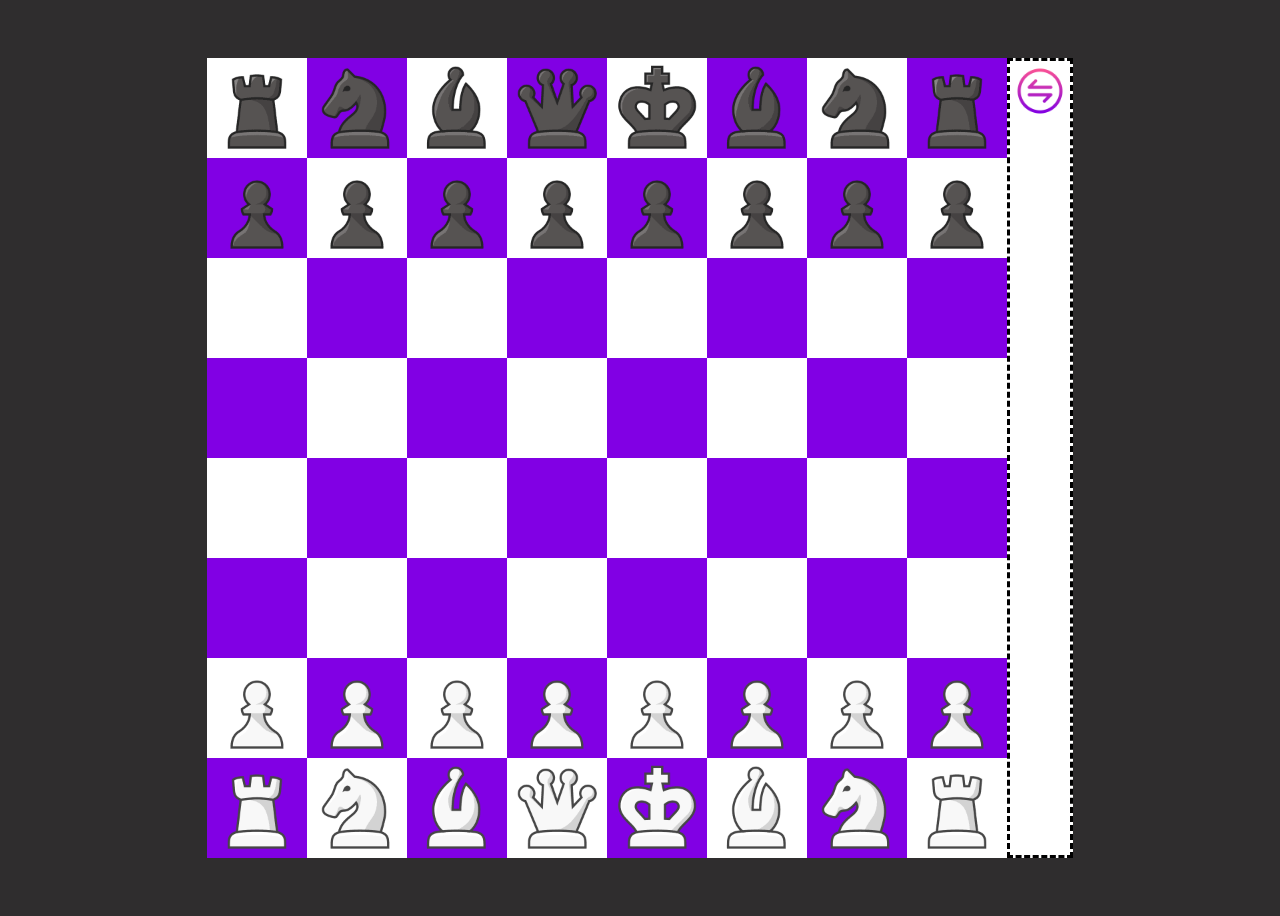
<file: index.html>
<!DOCTYPE html>
<html>
<head>
	<meta charset="utf-8">
	<meta name="viewport" content="width=device-width, initial-scale=1">
	<link rel="stylesheet" type="text/css" href="style/style.css">
	<title>Chess</title>
</head>
<body>
	<div class="game-wrapper-all">
		<div class="game-wrapper">
			<div class="options-wrapper">
				<img id="flip" name="not-clicked" src="images/flip.png">
				<span class="totalMoves"></span>
			</div>
			<div class="game">
				<div class="row" name="1">
					<div></div>
					<div></div>
					<div></div>
					<div></div>
					<div></div>
					<div></div>
					<div></div>
					<div></div>
				</div>
				
				<div class="row" name="2">
					<div></div>
					<div></div>
					<div></div>
					<div></div>
					<div></div>
					<div></div>
					<div></div>
					<div></div>
				</div>

				<div class="row" name="3">
					<div></div>
					<div></div>
					<div></div>
					<div></div>
					<div></div>
					<div></div>
					<div></div>
					<div></div>
				</div>

				<div class="row" name="4">
					<div></div>
					<div></div>
					<div></div>
					<div></div>
					<div></div>
					<div></div>
					<div></div>
					<div></div>
				</div>

				<div class="row" name="5">
					<div></div>
					<div></div>
					<div></div>
					<div></div>
					<div></div>
					<div></div>
					<div></div>
					<div></div>
				</div>

				<div class="row" name="6">
					<div></div>
					<div></div>
					<div></div>
					<div></div>
					<div></div>
					<div></div>
					<div></div>
					<div></div>
				</div>

				<div class="row" name="7">
					<div></div>
					<div></div>
					<div></div>
					<div></div>
					<div></div>
					<div></div>
					<div></div>
					<div></div>
				</div>

				<div class="row" name="8">
					<div></div>
					<div></div>
					<div></div>
					<div></div>
					<div></div>
					<div></div>
					<div></div>
					<div></div>
				</div>
			</div>
		</div>
	</div>

<script src="script/placeFigures.js"></script>
<script src="script/options.js"></script>
<script src="script/pawnMoves.js"></script>
</body>

</html>
</file>
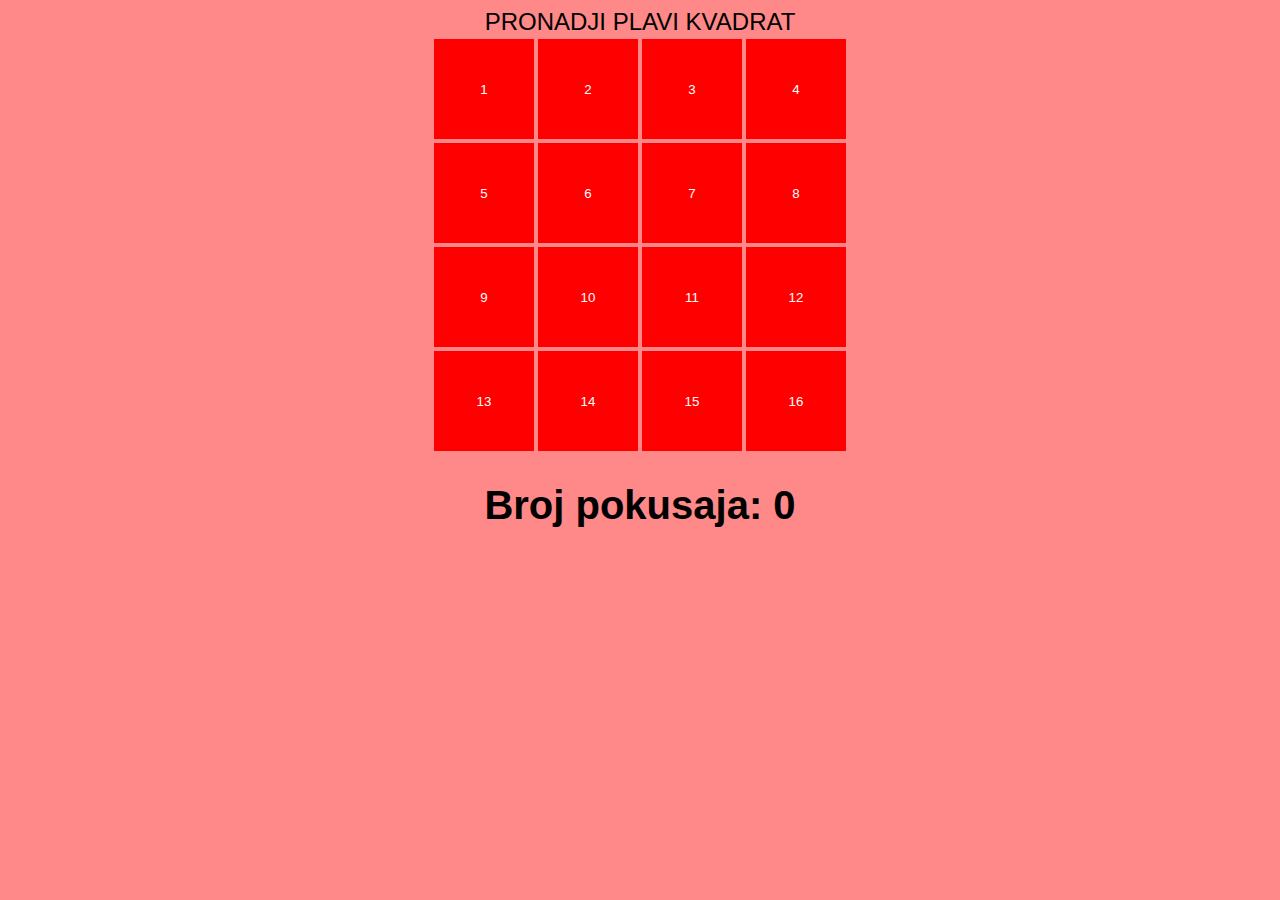
<file: Index.html>
<!DOCTYPE html>
<html>
	<head><title>IGRICA</title>
		<style>
		*{
		  font-family: Sans-Serif;
		}
			body{
				background-color:#ff8888;
				}
			button{
				
				border:0px;
				background-color:red;
				color:white;
				width:100px;
				height:100px;
				cursor:pointer;
				}
			button:hover{
				border:0px;
				background-color:#ff5555;
				color:white;
				width:100px;
				height:100px;
				cursor:pointer;
				}
			.blue{
				border:0px;
				background-color:#0000ff;
				color:white;
				width:100px;
				height:100px;
				cursor:pointer;
			}
			.blue:hover{
				border:0px;
				background-color:#5555ff;
				color:white;
				width:100px;
				height:100px;
				cursor:pointer;
			}
			.kliknuto{
				border:0px;
				background-color:#00ff00;
				color:red;
				width:90px;
				height:90px;
				cursor:pointer;
			}
			.kliknuto:hover{
				border:0px;
				background-color:#55ff55;
				color:red;
				width:90px;
				height:90px;
				cursor:pointer;
			}
			#counter{
				font-size:40px;
				font-weight:bold;
				}
			#kraj{
				font-size:80px;
				font-weight:bold;
				}	
			#tekst {
				font-size:100px;
				}
				td {
				  text-align: center;
				  width:100px;
				  height: 100px;
				}
			
		</style>
	</head>
	<body>
	<div align="center">

		<font size="5px">PRONADJI PLAVI KVADRAT</font>
			
		<table border="0px">
			
			<tr>
			<td><button id="1" onclick="klik(this.id)">1</button></td>
			<td><button id="2" onclick="klik(this.id)">2</button></td>
			<td><button id="3" onclick="klik(this.id)">3</button></td>
			<td><button id="4" onclick="klik(this.id)">4</button></td>
			</tr>

			<tr>
			
			<td><button id="5" onclick="klik(this.id)">5</button></td>
			<td><button id="6" onclick="klik(this.id)">6</button></td>
			<td><button id="7" onclick="klik(this.id)">7</button></td>
			<td><button id="8" onclick="klik(this.id)">8</button></td>
			</tr>

			<tr>
			<td><button id="9" onclick="klik(this.id)">9</button></td>
			<td><button id="10" onclick="klik(this.id)">10</button></td>
			<td><button id="11" onclick="klik(this.id)">11</button></td>
			<td><button id="12" onclick="klik(this.id)">12</button></td>
			</tr>

			<tr>
			<td><button id="13" onclick="klik(this.id)">13</button></td>
			<td><button id="14" onclick="klik(this.id)">14</button></td>
			<td><button id="15" onclick="klik(this.id)">15</button></td>
			<td><button id="16" onclick="klik(this.id)">16</button></td>
			</tr>
			<tr><td colspan=4 align="center" id="counter">Broj pokusaja: 0</td></tr>
			<tr><td colspan=4 align="center" id="kraj"></td></tr>
		</table>
	</div>
		<script>
			let x = Math.floor((Math.random() * 16) + 1);
			console.log(x);
			let count = 0;
			
			function klik(click){
				
				if(x!=click){
				count++;
				document.getElementById(`counter`).innerText = "Broj pokusaja: "+ count;	
					document.getElementById(`${click}`).className = "kliknuto";
					if(click>=x-1 && click<=x+1){
						document.getElementById(`${click}`).innerText = "VRUCE";
            document.getElementById(`${click}`).disabled = true;
					}else if(click>x-5 && click<x+5){
						document.getElementById(`${click}`).innerText = "blizu si";
            document.getElementById(`${click}`).disabled = true;
					}else{
            document.getElementById(`${click}`).disabled = true;
						document.getElementById(`${click}`).innerText = "mlako";
					}
				}else{
					document.getElementById(`${click}`).className = "blue";
					document.getElementById(`${click}`).innerText = "POBEDAAA";
				}

			}
			
		</script>
	</body>
</html>
</file>
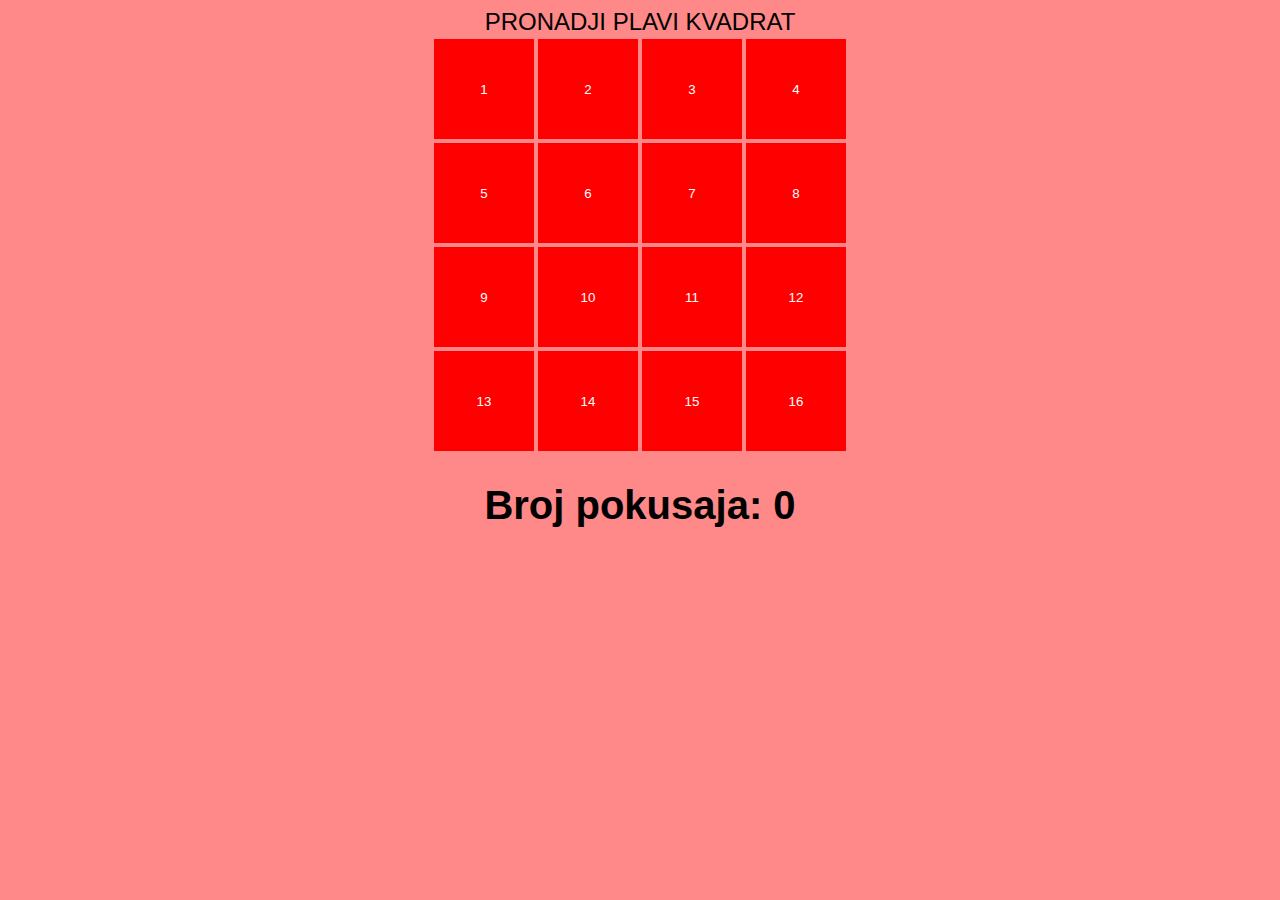
<file: main - Kopie.html>
<!DOCTYPE html>
<html>
	<head><title>IGRICA</title>
		<style>
		*{
		  font-family: Sans-Serif;
		}
			body{
				background-color:#ff8888;
				}
			button{
				
				border:0px;
				background-color:red;
				color:white;
				width:100px;
				height:100px;
				cursor:pointer;
				}
			button:hover{
				border:0px;
				background-color:#ff5555;
				color:white;
				width:100px;
				height:100px;
				cursor:pointer;
				}
			.blue{
				border:0px;
				background-color:#0000ff;
				color:white;
				width:100px;
				height:100px;
				cursor:pointer;
			}
			.blue:hover{
				border:0px;
				background-color:#5555ff;
				color:white;
				width:100px;
				height:100px;
				cursor:pointer;
			}
			.kliknuto{
				border:0px;
				background-color:#00ff00;
				color:red;
				width:90px;
				height:90px;
				cursor:pointer;
			}
			.kliknuto:hover{
				border:0px;
				background-color:#55ff55;
				color:red;
				width:90px;
				height:90px;
				cursor:pointer;
			}
			#counter{
				font-size:40px;
				font-weight:bold;
				}
			#kraj{
				font-size:80px;
				font-weight:bold;
				}	
			#tekst {
				font-size:100px;
				}
				td {
				  text-align: center;
				  width:100px;
				  height: 100px;
				}
			
		</style>
	</head>
	<body>
	<div align="center">

		<font size="5px">PRONADJI PLAVI KVADRAT</font>
			
		<table border="0px">
			
			<tr>
			<td><button id="1" onclick="klik(this.id)">1</button></td>
			<td><button id="2" onclick="klik(this.id)">2</button></td>
			<td><button id="3" onclick="klik(this.id)">3</button></td>
			<td><button id="4" onclick="klik(this.id)">4</button></td>
			</tr>

			<tr>
			
			<td><button id="5" onclick="klik(this.id)">5</button></td>
			<td><button id="6" onclick="klik(this.id)">6</button></td>
			<td><button id="7" onclick="klik(this.id)">7</button></td>
			<td><button id="8" onclick="klik(this.id)">8</button></td>
			</tr>

			<tr>
			<td><button id="9" onclick="klik(this.id)">9</button></td>
			<td><button id="10" onclick="klik(this.id)">10</button></td>
			<td><button id="11" onclick="klik(this.id)">11</button></td>
			<td><button id="12" onclick="klik(this.id)">12</button></td>
			</tr>

			<tr>
			<td><button id="13" onclick="klik(this.id)">13</button></td>
			<td><button id="14" onclick="klik(this.id)">14</button></td>
			<td><button id="15" onclick="klik(this.id)">15</button></td>
			<td><button id="16" onclick="klik(this.id)">16</button></td>
			</tr>
			<tr><td colspan=4 align="center" id="counter">Broj pokusaja: 0</td></tr>
			<tr><td colspan=4 align="center" id="kraj"></td></tr>
		</table>
	</div>
		<script>
			let x = Math.floor((Math.random() * 16) + 1);
			console.log(x);
			let count = 0;
			
			function klik(click){
				
				if(x!=click){
				count++;
				document.getElementById(`counter`).innerText = "Broj pokusaja: "+ count;	
					document.getElementById(`${click}`).className = "kliknuto";
					if(click>=x-1 && click<=x+1){
						document.getElementById(`${click}`).innerText = "VRUCE";
            document.getElementById(`${click}`).disabled = true;
					}else if(click>x-5 && click<x+5){
						document.getElementById(`${click}`).innerText = "blizu si";
            document.getElementById(`${click}`).disabled = true;
					}else{
            document.getElementById(`${click}`).disabled = true;
						document.getElementById(`${click}`).innerText = "mlako";
					}
				}else{
					document.getElementById(`${click}`).className = "blue";
					document.getElementById(`${click}`).innerText = "POBEDAAA";
				}

			}
			
		</script>
	</body>
</html>
</file>
<file: style/style.css>
/* #fc5295 #8100e4 */
@media only screen and (max-width: 800px) {
	.game-wrapper-all{
		transform: scale(0.6);
	}
}

@media only screen and (max-width: 500px) {
	.game-wrapper-all{
		transform: scale(0.4);
	}
}

@media only screen and (max-width: 350px) {
	.game-wrapper-all{
		transform: scale(0.3);
	}
}

*{
	-webkit-tap-highlight-color: transparent;
	-webkit-touch-callout: none; /* iOS Safari */
    -webkit-user-select: none; /* Safari */
     -khtml-user-select: none; /* Konqueror HTML */
       -moz-user-select: none; /* Old versions of Firefox */
        -ms-user-select: none; /* Internet Explorer/Edge */
            user-select: none; /* Non-prefixed version, currently
                                  supported by Chrome, Edge, Opera and Firefox */

}

body{
	background-color: #2F2D2E;
}

@media(hover: hover){
	#flip:hover{
		transform: scale(1.2);
		transition: 0.3s ease;
	}
}

#flip{
	width: 50px;
	height: 50px;
	cursor: pointer;
	transition: 0.3s ease;
}

.game-wrapper-all{
	display: flex;
	height: 100vh;
	justify-content: center;
	align-items: center;
}

.options-wrapper{
	display: flex;
	align-items: center;
	justify-content: space-between;
	flex-flow: column;
	background-color: #fff;
	border-style: dashed;
	padding: 5px;	
}

.game-wrapper{
	display: flex;
	flex-flow: row-reverse;

}

.game{
	width: 800px;
	height: 800px;
	display: flex;
	flex-flow: column;
	align-content: flex-start;
}

.row{
	display: flex;
	flex-flow: row;
	justify-content: space-between;
}

.square{
	width: 100px;
	height: 100px;
	background-color: white;
	display: flex;
	justify-content: center;
	align-items: center;
}

.square img{
	width: 100px;
	height: 100px;
	cursor: pointer;
}

.squareBlack{
	background-color:#8100e4;
}

.squareWhite{
	background-color: #fff;
}

.circle{
	width: 50px !important;
	height: 50px !important;
	opacity: 0.7;
	z-index: 30;
}

.circle-capture{
	position: absolute;
	width: 50px !important;
	height: 50px !important;
	opacity: 0.7;
	z-index: 30;
}

.totalMoves{
	display: flex;
	flex-flow: column;
	justify-content: center;
	align-items: center;
}


.nc{
	position: absolute;
	z-index: 0;
}

.c{
	position: absolute;
	z-index: 0;
}
</file>
